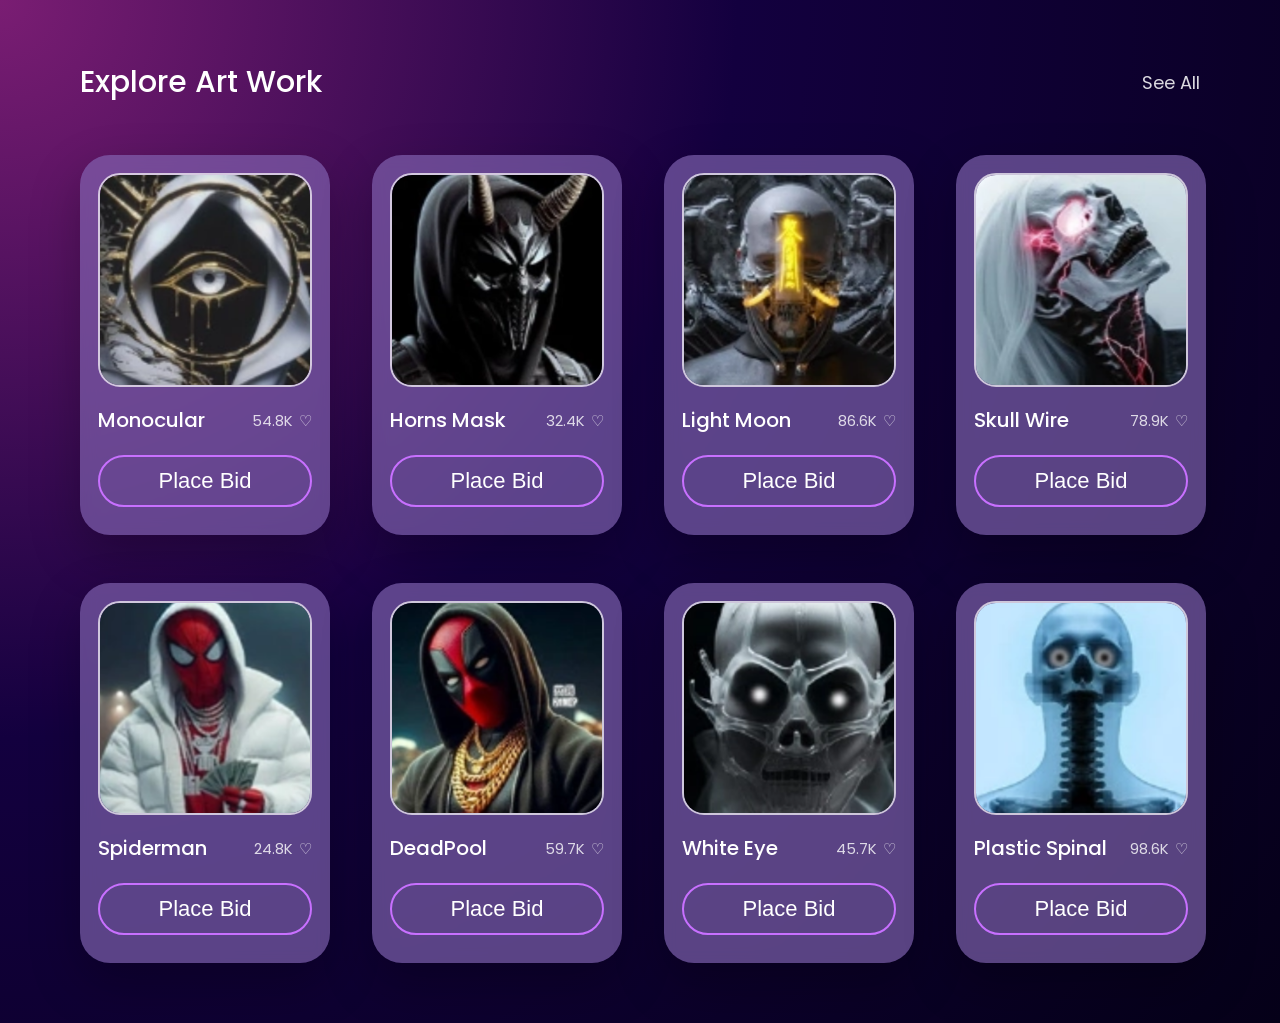
<file: Assignment03/index.html>
<!DOCTYPE html>
<html lang="en">
<head>
  <meta charset="UTF-8" />
  <meta name="viewport" content="width=device-width, initial-scale=1.0" />
  <title>Explore Art Work</title>
  <link rel="preconnect" href="https://fonts.googleapis.com">
  <link rel="preconnect" href="https://fonts.gstatic.com" crossorigin>
  <link href="https://fonts.googleapis.com/css2?family=Poppins:wght@400;500;600&display=swap" rel="stylesheet">
  <link rel="stylesheet" href="style.css">
</head>
<body>

  <section class="gallerySection">
    <div class="container">
      <div class="sectionHeader">
        <h2>Explore Art Work</h2>
        <a href="#">See All</a>
      </div>

      <div class="galleryGrid">
        <!-- Card 1 -->
        <div class="artCard">
          <div class="artImage">
            <img src="/Assignment03/assets/monicular.png" alt="Monocular">
          </div>
          <div class="artInfo">
            <div class="artMeta">
              <h3>Monocular</h3>
              <div class="likes">
                <span>54.8K</span>
                <span>♡</span>
              </div>
            </div>
            <button class="bidBtn">Place Bid</button>
          </div>
        </div>

        <!-- Repeat cards -->
        <div class="artCard">
          <div class="artImage">
            <img src="/Assignment03/assets/hornsMask.png" alt="Horns Mask">
          </div>
          <div class="artInfo">
            <div class="artMeta">
              <h3>Horns Mask</h3>
              <div class="likes"><span>32.4K</span><span>♡</span></div>
            </div>
            <button class="bidBtn">Place Bid</button>
          </div>
        </div>

        <div class="artCard">
          <div class="artImage">
            <img src="/Assignment03/assets/lightMoon.png" alt="Light Moon">
          </div>
          <div class="artInfo">
            <div class="artMeta">
              <h3>Light Moon</h3>
              <div class="likes"><span>86.6K</span><span>♡</span></div>
            </div>
            <button class="bidBtn">Place Bid</button>
          </div>
        </div>

        <div class="artCard">
          <div class="artImage">
            <img src="/Assignment03/assets/skullWire.png" alt="Skull Wire">
          </div>
          <div class="artInfo">
            <div class="artMeta">
              <h3>Skull Wire</h3>
              <div class="likes"><span>78.9K</span><span>♡</span></div>
            </div>
            <button class="bidBtn">Place Bid</button>
          </div>
        </div>

        <div class="artCard">
          <div class="artImage">
            <img src="/Assignment03/assets/spiderMan.png" alt="Spiderman">
          </div>
          <div class="artInfo">
            <div class="artMeta">
              <h3>Spiderman</h3>
              <div class="likes"><span>24.8K</span><span>♡</span></div>
            </div>
            <button class="bidBtn">Place Bid</button>
          </div>
        </div>

        <div class="artCard">
          <div class="artImage">
            <img src="/Assignment03/assets/deadPool.png" alt="DeadPool">
          </div>
          <div class="artInfo">
            <div class="artMeta">
              <h3>DeadPool</h3>
              <div class="likes"><span>59.7K</span><span>♡</span></div>
            </div>
            <button class="bidBtn">Place Bid</button>
          </div>
        </div>

        <div class="artCard">
          <div class="artImage">
            <img src="/Assignment03/assets/whiteEye.png" alt="White Eye">
          </div>
          <div class="artInfo">
            <div class="artMeta">
              <h3>White Eye</h3>
              <div class="likes"><span>45.7K</span><span>♡</span></div>
            </div>
            <button class="bidBtn">Place Bid</button>
          </div>
        </div>

        <div class="artCard">
          <div class="artImage">
            <img src="/Assignment03/assets/plasticSkull.png" alt="Plastic Spinal">
          </div>
          <div class="artInfo">
            <div class="artMeta">
              <h3>Plastic Spinal</h3>
              <div class="likes"><span>98.6K</span><span>♡</span></div>
            </div>
            <button class="bidBtn">Place Bid</button>
          </div>
        </div>
      </div>
    </div>
  </section>

</body>
</html>
</file>
<file: Assignment03/style.css>
* {
  margin: 0;
  padding: 0;
  box-sizing: border-box;
}

body {
  font-family: 'Poppins', sans-serif;
  min-height: 100vh;
  background: radial-gradient(circle at top left, #7a1d73 0%, #13003f 45%, #050018 100%);
  color: #ffffff;
  padding: 60px 80px;
}

.container {
  max-width: 1400px;
  margin: 0 auto;
}

.sectionHeader {
  display: flex;
  justify-content: space-between;
  align-items: center;
  margin-bottom: 50px;
}

.sectionHeader h2 {
  font-size: 30px;
  font-weight: 500;
}

.sectionHeader a {
  color: #ffffff;
  text-decoration: none;
  font-size: 18px;
  opacity: 0.85;
}

.galleryGrid {
  display: grid;
  grid-template-columns: repeat(4, 1fr);
  gap: 48px 42px;
}

.artCard {
  background: rgba(133, 104, 180, 0.65);
  border-radius: 30px;
  padding: 18px;
  backdrop-filter: blur(8px);
  box-shadow: 0 20px 50px rgba(0, 0, 0, 0.25);
  width:250px;
  height: 380px;
}

.artImage {
  border: 2px solid rgba(255, 255, 255, 0.7);
  border-radius: 22px;
  overflow: hidden;
  margin-bottom: 18px;
}

.artImage img {
  width: 100%;
  height: 210px;
  object-fit: cover;
  display: block;
}

.artMeta {
  display: flex;
  justify-content: space-between;
  align-items: center;
  margin-bottom: 20px;
}

.artMeta h3 {
  font-size: 20px;
  font-weight: 500;
}

.likes {
  display: flex;
  align-items: center;
  gap: 6px;
  font-size: 15px;
  opacity: 0.8;
}

.bidBtn {
  width: 100%;
  height: 52px;
  border: 2px solid #c870ff;
  border-radius: 999px;
  background: transparent;
  color: #ffffff;
  font-size: 22px;
  font-weight: 500;
  cursor: pointer;
  transition: all 0.3s ease;
}
</file>
